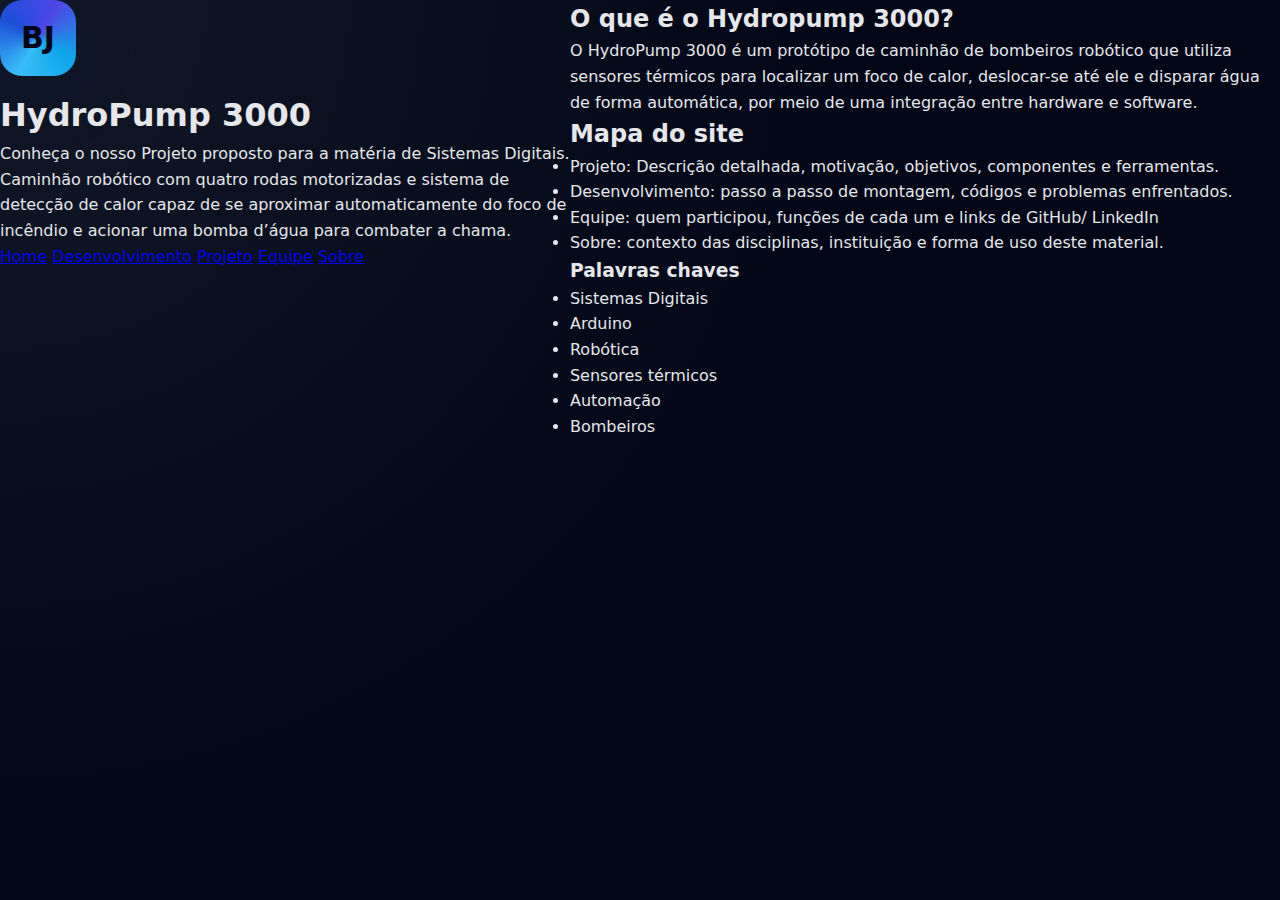
<file: index.html>
<!DOCTYPE html>
<html lang="pt-br">

<head>
    <meta charset="UTF-8">
    <meta name="viewport" content="width=device-width, initial-scale=1.0">
    <title>HydroPump 3000 - Início</title>
    <link rel="stylesheet" href="./assets/css/style.css">
</head>

<body>
    <aside class="sidebar">
        <div class="brand">
            <div class="logo">BJ</div>
            <h1 class="titulo">HydroPump 3000</h1>
            <p class="lead">Conheça o nosso Projeto proposto para a matéria de Sistemas Digitais.</p>
            <p class="lead">Caminhão robótico com
                quatro rodas motorizadas e sistema de detecção de calor capaz de se aproximar automaticamente do foco de
                incêndio e acionar uma bomba d’água para combater a chama.</p>

            <nav class="actions">
                <a href="index.html">Home</a>
                <a href="desenvolvimento.html">Desenvolvimento</a>
                <a href="projeto.html">Projeto</a>
                <a href="equipe.html">Equipe</a>
                <a href="sobre.html">Sobre</a>
            </nav>
        </div>
    </aside>

    <main>
        <h2>O que é o Hydropump 3000?</h2>
        <p>O HydroPump 3000 é um protótipo de caminhão de bombeiros robótico que utiliza sensores térmicos para
            localizar um foco de calor, deslocar-se até ele e disparar água de forma automática, por meio de uma
            integração entre hardware e software.</p>

        <h2>Mapa do site</h2>

        <ul>
            <li>Projeto: Descrição detalhada, motivação, objetivos, componentes e ferramentas.</li>
            <li>Desenvolvimento: passo a passo de montagem, códigos e problemas enfrentados.</li>
            <li>Equipe: quem participou, funções de cada um e links de GitHub/ LinkedIn</li>
            <li>Sobre: contexto das disciplinas, instituição e forma de uso deste material.</li>
        </ul>

        <h3>Palavras chaves</h3>

        <ul>
            <li>Sistemas Digitais</li>
            <li>Arduino</li>
            <li>Robótica</li>
            <li>Sensores térmicos</li>
            <li>Automação</li>
            <li>Bombeiros</li>
    </main>


</body>

</html>
</file>
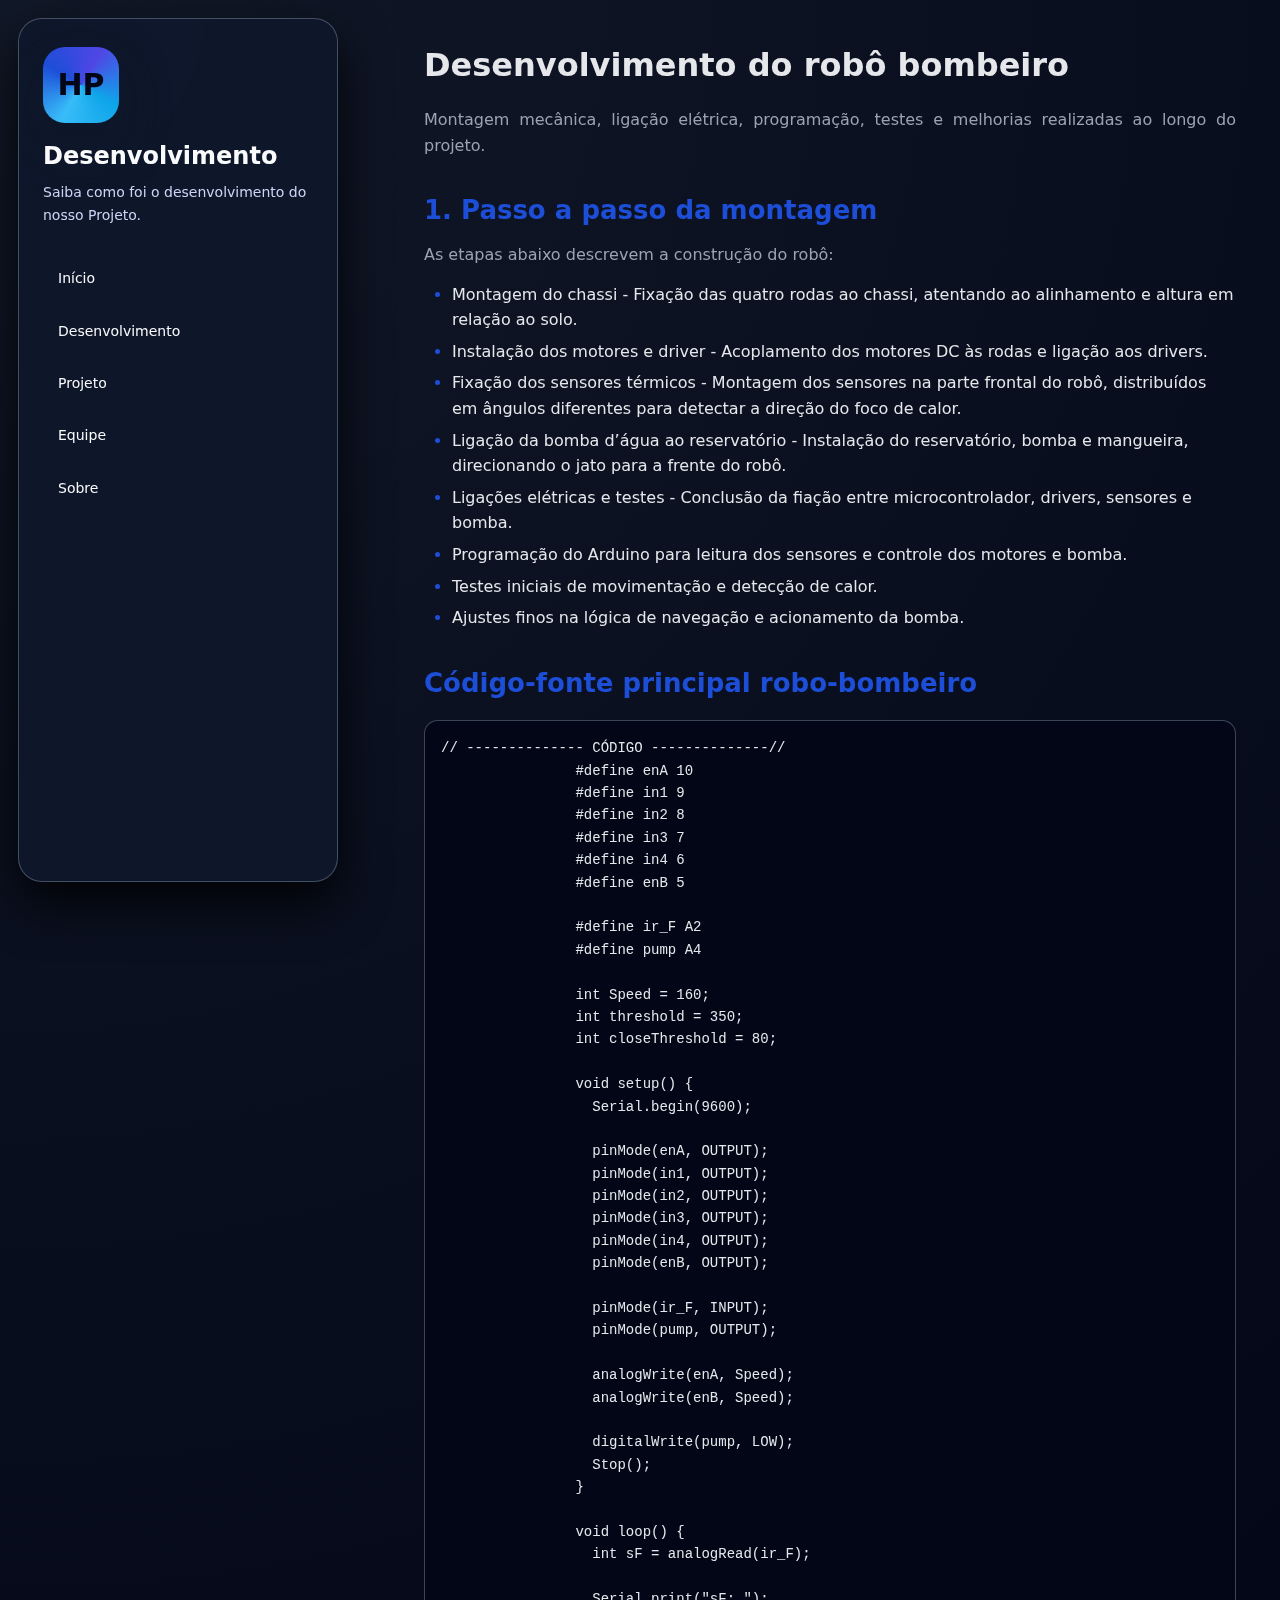
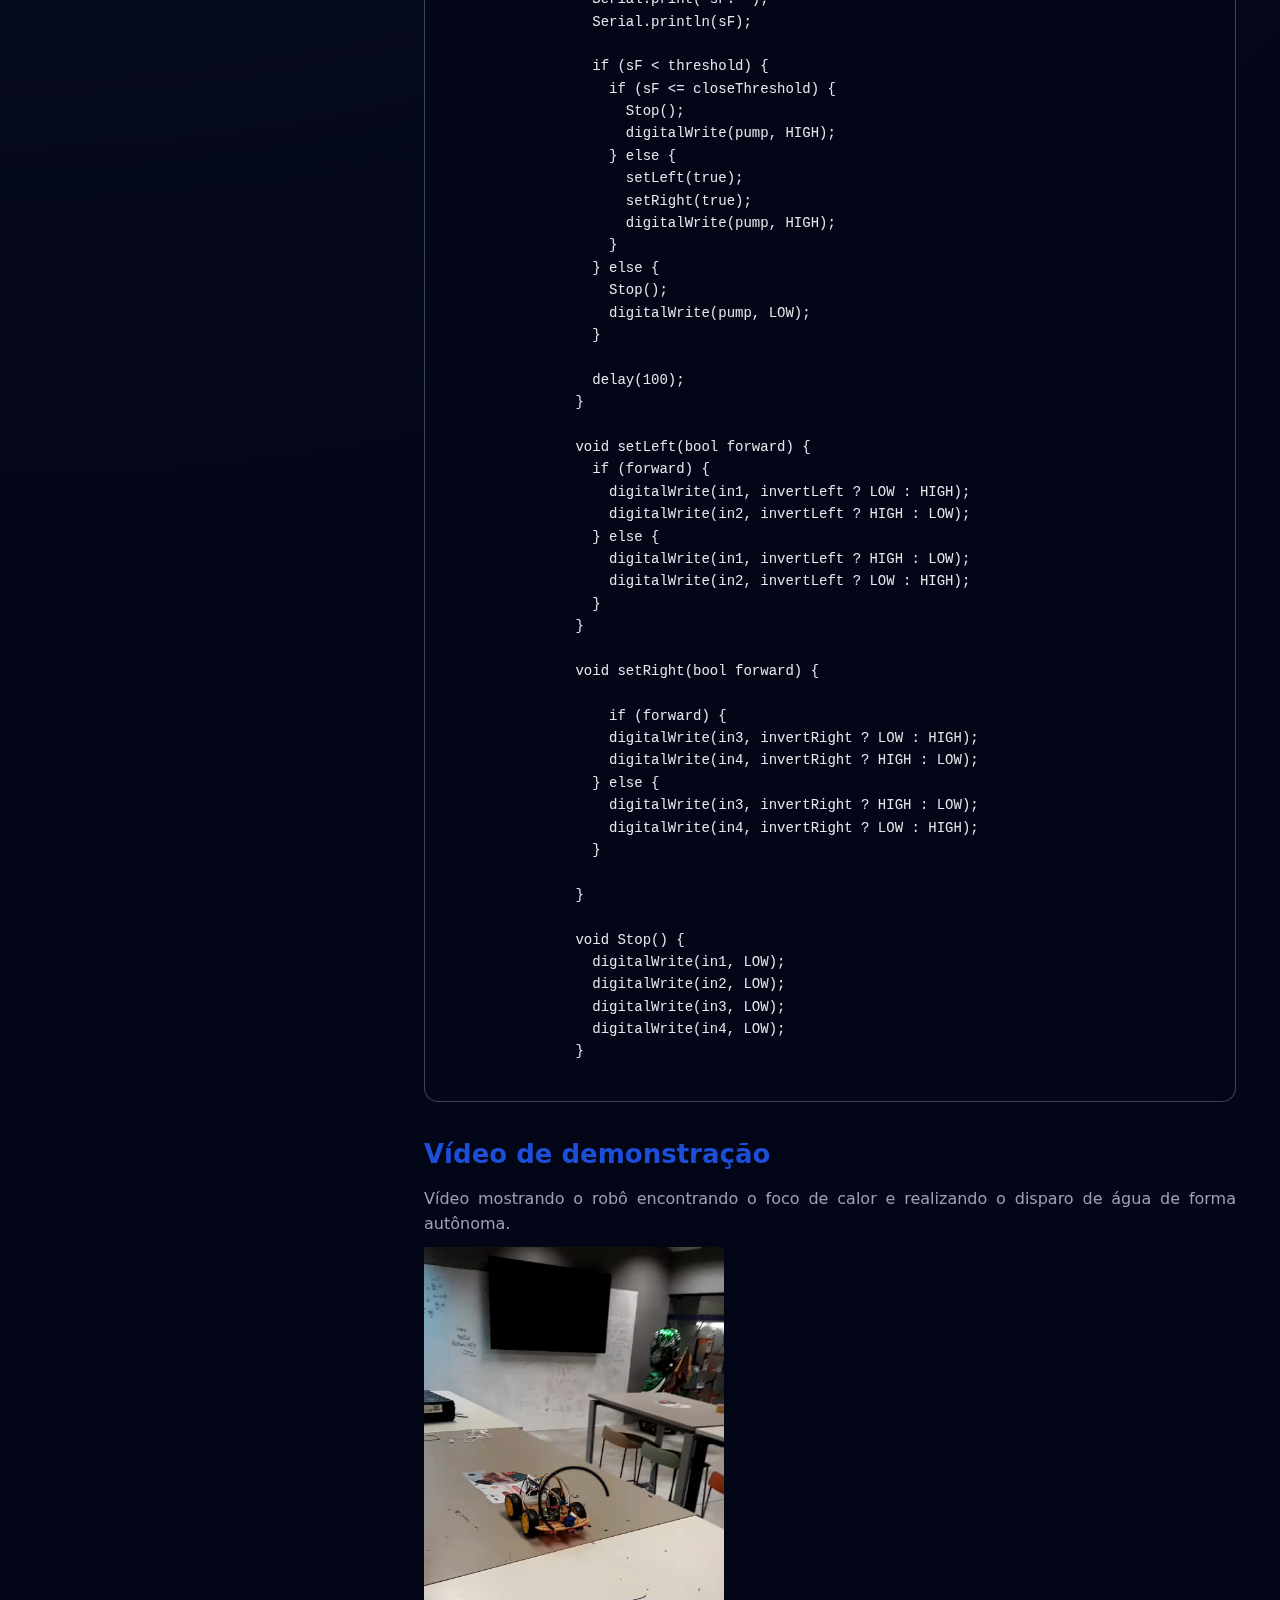
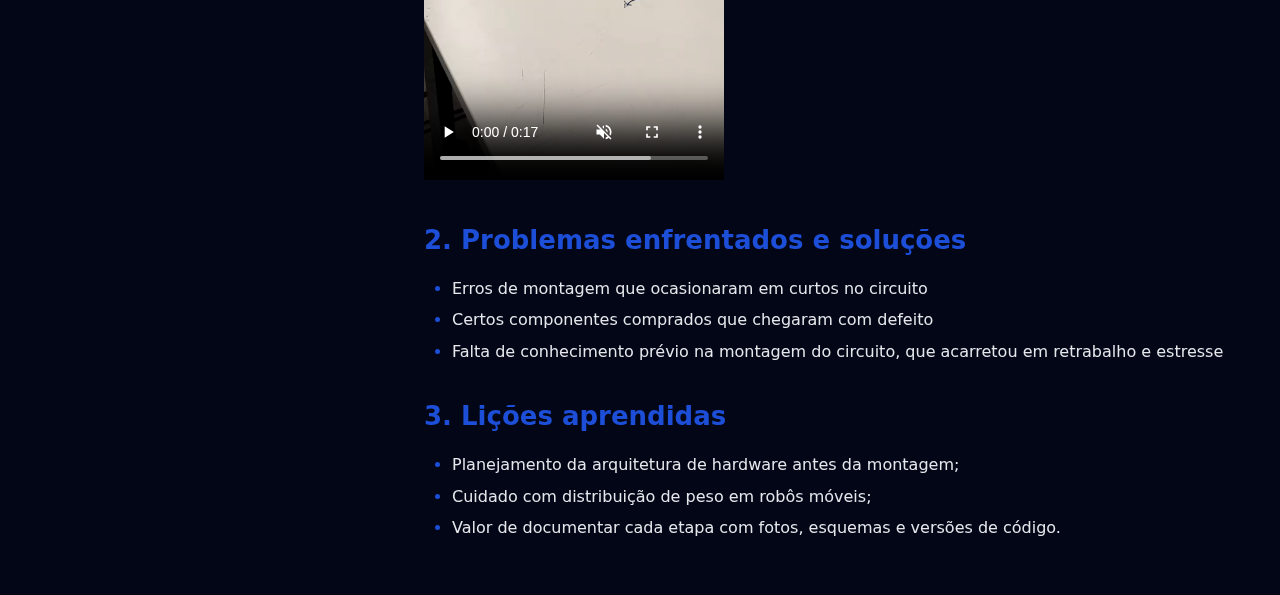
<file: desenvolvimento.html>
<!DOCTYPE html>
<html lang="pt-br">

<head>
    <meta charset="UTF-8">
    <meta name="viewport" content="width=device-width, initial-scale=1.0">
    <title>HydroPump 3000 - Desenvolvimento</title>
    <link rel="stylesheet" href="./assets/css/style.css">
</head>

<body>

    <aside class="barra-lateral">
        <div class="marca">
            <div class="logo">HP</div>
            <h2>Desenvolvimento</h2>
            <p class="descricao">Saiba como foi o desenvolvimento do nosso Projeto.</p>
        </div>

        <nav class="menu">
            <a href="index.html">Início</a>
            <a href="desenvolvimento.html">Desenvolvimento</a>
            <a href="projeto.html">Projeto</a>
            <a href="equipe.html">Equipe</a>
            <a href="sobre.html">Sobre</a>
        </nav>
    </aside>

    <main class="conteudo">
        <h1>Desenvolvimento do robô bombeiro</h1>
        <p>Montagem mecânica, ligação elétrica, programação, testes e melhorias realizadas ao longo do projeto.</p>

        <h2>1. Passo a passo da montagem</h2>
        <p>As etapas abaixo descrevem a construção do robô:</p>
        <ul>
            <li>Montagem do chassi - Fixação das quatro rodas ao chassi, atentando ao alinhamento e altura em relação ao
                solo.</li>
            <li>Instalação dos motores e driver - Acoplamento dos motores DC às rodas e ligação aos drivers.</li>
            <li>Fixação dos sensores térmicos - Montagem dos sensores na parte frontal do robô, distribuídos em ângulos
                diferentes para detectar a direção do foco de calor.</li>
            <li>Ligação da bomba d’água ao reservatório - Instalação do reservatório, bomba e mangueira, direcionando o
                jato para a frente do robô.</li>
            <li>Ligações elétricas e testes - Conclusão da fiação entre microcontrolador, drivers, sensores e bomba.
            </li>
            <li>Programação do Arduino para leitura dos sensores e controle dos motores e bomba.</li>
            <li>Testes iniciais de movimentação e detecção de calor.</li>
            <li>Ajustes finos na lógica de navegação e acionamento da bomba.</li>
        </ul>

        <h2>Código-fonte principal robo-bombeiro</h2>
        <div class="bloco-codigo">
            <pre>// -------------- CÓDIGO --------------//
                #define enA 10
                #define in1 9
                #define in2 8
                #define in3 7
                #define in4 6
                #define enB 5
                
                #define ir_F A2
                #define pump A4
                
                int Speed = 160;
                int threshold = 350;
                int closeThreshold = 80;
                
                void setup() {
                  Serial.begin(9600);
                
                  pinMode(enA, OUTPUT);
                  pinMode(in1, OUTPUT);
                  pinMode(in2, OUTPUT);
                  pinMode(in3, OUTPUT);
                  pinMode(in4, OUTPUT);
                  pinMode(enB, OUTPUT);
                
                  pinMode(ir_F, INPUT);
                  pinMode(pump, OUTPUT);
                
                  analogWrite(enA, Speed);
                  analogWrite(enB, Speed);
                
                  digitalWrite(pump, LOW);
                  Stop();
                }
                
                void loop() {
                  int sF = analogRead(ir_F);
                
                  Serial.print("sF: ");
                  Serial.println(sF);
                
                  if (sF < threshold) {
                    if (sF <= closeThreshold) {
                      Stop();
                      digitalWrite(pump, HIGH);
                    } else {
                      setLeft(true);
                      setRight(true);
                      digitalWrite(pump, HIGH);
                    }
                  } else {
                    Stop();
                    digitalWrite(pump, LOW);
                  }
                
                  delay(100);
                }
                
                void setLeft(bool forward) {
                  if (forward) {
                    digitalWrite(in1, invertLeft ? LOW : HIGH);
                    digitalWrite(in2, invertLeft ? HIGH : LOW);
                  } else {
                    digitalWrite(in1, invertLeft ? HIGH : LOW);
                    digitalWrite(in2, invertLeft ? LOW : HIGH);
                  }
                }
                
                void setRight(bool forward) {
                  
                    if (forward) {
                    digitalWrite(in3, invertRight ? LOW : HIGH);
                    digitalWrite(in4, invertRight ? HIGH : LOW);
                  } else {
                    digitalWrite(in3, invertRight ? HIGH : LOW);
                    digitalWrite(in4, invertRight ? LOW : HIGH);
                  }
               
                }
                
                void Stop() {
                  digitalWrite(in1, LOW);
                  digitalWrite(in2, LOW);
                  digitalWrite(in3, LOW);
                  digitalWrite(in4, LOW);
                }
            </pre>
        </div>

        <h2>Vídeo de demonstração</h2>
        <p>Vídeo mostrando o robô encontrando o foco de calor e realizando o disparo de água de forma autônoma.</p>

        <video src="./assets/css/img/WhatsApp Video 2025-12-04 at 19.35.41.mp4" width="300" autoplay loop muted controls>Videod de demonstração do projeto</video>

        <h2>2. Problemas enfrentados e soluções</h2>
        <ul>
            <li> Erros de montagem que ocasionaram em curtos no circuito</li>
            <li>Certos componentes comprados que chegaram com defeito
            </li>
            <li>Falta de conhecimento prévio na montagem do circuito, que acarretou em retrabalho e estresse</li>
        </ul>

        <h2>3. Lições aprendidas</h2>
        <ul>
            <li>Planejamento da arquitetura de hardware antes da montagem;</li>
            <li>Cuidado com distribuição de peso em robôs móveis;</li>
            <li>Valor de documentar cada etapa com fotos, esquemas e versões de código.</li>
        </ul>
    </main>

</body>

</html>
</file>
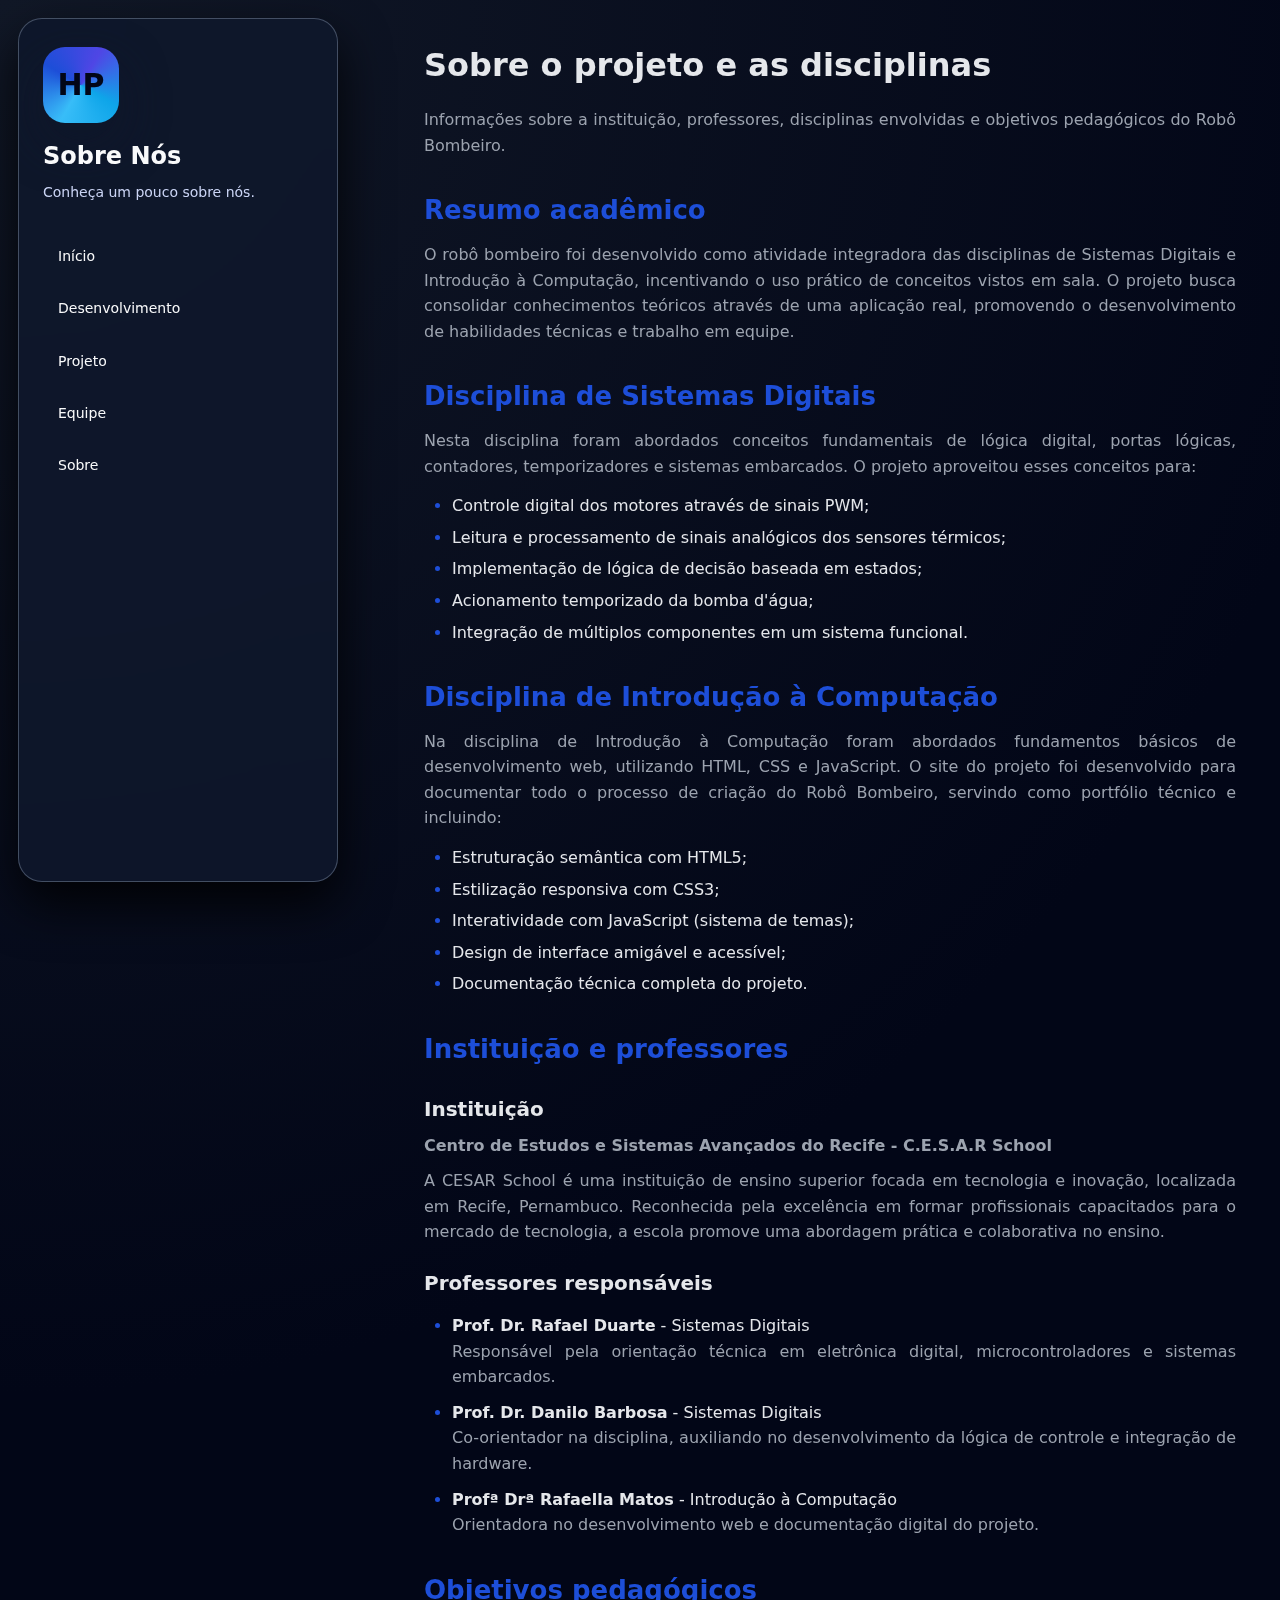
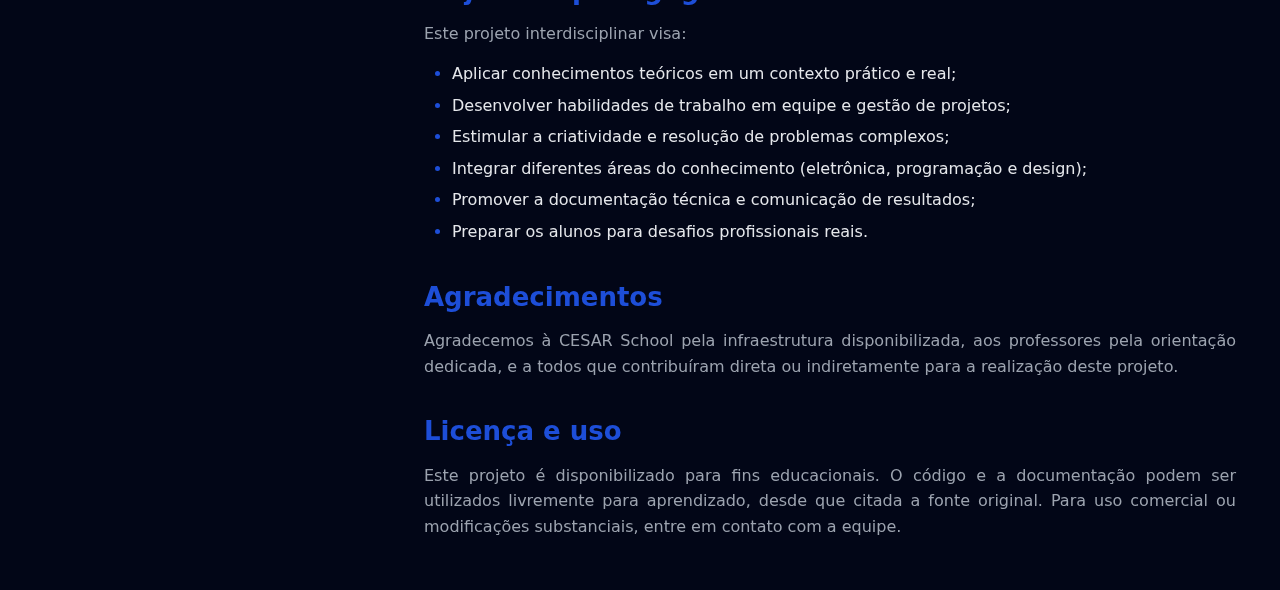
<file: sobre.html>
<!DOCTYPE html>
<html lang="pt-br">

<head>
    <meta charset="UTF-8">
    <meta name="viewport" content="width=device-width, initial-scale=1.0">
    <title>HydroPump 3000 - Sobre</title>
    <link rel="stylesheet" href="./assets/css/style.css">
</head>

<body>

    <aside class="barra-lateral">
        <div class="marca">
            <div class="logo">HP</div>
            <h2>Sobre Nós</h2>
            <p class="descricao">Conheça um pouco sobre nós.</p>
        </div>

        <nav class="menu">
            <a href="index.html">Início</a>
            <a href="desenvolvimento.html">Desenvolvimento</a>
            <a href="projeto.html">Projeto</a>
            <a href="equipe.html">Equipe</a>
            <a href="sobre.html">Sobre</a>
        </nav>
    </aside>

    <main class="conteudo">
        <h1>Sobre o projeto e as disciplinas</h1>
        <p>Informações sobre a instituição, professores, disciplinas envolvidas e objetivos pedagógicos do Robô
            Bombeiro.</p>

        <h2>Resumo acadêmico</h2>
        <p>O robô bombeiro foi desenvolvido como atividade integradora das disciplinas de Sistemas Digitais e Introdução
            à Computação, incentivando o uso prático de conceitos vistos em sala. O projeto busca consolidar
            conhecimentos teóricos através de uma aplicação real, promovendo o desenvolvimento de habilidades técnicas e
            trabalho em equipe.</p>

        <h2>Disciplina de Sistemas Digitais</h2>
        <p>Nesta disciplina foram abordados conceitos fundamentais de lógica digital, portas lógicas, contadores,
            temporizadores e sistemas embarcados. O projeto aproveitou esses conceitos para:</p>
        <ul>
            <li>Controle digital dos motores através de sinais PWM;</li>
            <li>Leitura e processamento de sinais analógicos dos sensores térmicos;</li>
            <li>Implementação de lógica de decisão baseada em estados;</li>
            <li>Acionamento temporizado da bomba d'água;</li>
            <li>Integração de múltiplos componentes em um sistema funcional.</li>
        </ul>

        <h2>Disciplina de Introdução à Computação</h2>
        <p>Na disciplina de Introdução à Computação foram abordados fundamentos básicos de desenvolvimento web,
            utilizando HTML, CSS e JavaScript. O site do projeto foi desenvolvido para documentar todo o processo de
            criação do Robô Bombeiro, servindo como portfólio técnico e incluindo:</p>
        <ul>
            <li>Estruturação semântica com HTML5;</li>
            <li>Estilização responsiva com CSS3;</li>
            <li>Interatividade com JavaScript (sistema de temas);</li>
            <li>Design de interface amigável e acessível;</li>
            <li>Documentação técnica completa do projeto.</li>
        </ul>

        <h2>Instituição e professores</h2>

        <h3>Instituição</h3>
        <p><strong>Centro de Estudos e Sistemas Avançados do Recife - C.E.S.A.R School</strong></p>
        <p>A CESAR School é uma instituição de ensino superior focada em tecnologia e inovação, localizada em Recife,
            Pernambuco. Reconhecida pela excelência em formar profissionais capacitados para o mercado de tecnologia, a
            escola promove uma abordagem prática e colaborativa no ensino.</p>

        <h3>Professores responsáveis</h3>
        <ul>
            <li><strong>Prof. Dr. Rafael Duarte</strong> - Sistemas Digitais
                <p>Responsável pela orientação técnica em eletrônica digital, microcontroladores e sistemas embarcados.</p>
            </li>
            <li><strong>Prof. Dr. Danilo Barbosa</strong> - Sistemas Digitais
                <p>Co-orientador na disciplina, auxiliando no desenvolvimento da lógica de controle e integração de hardware.</p>
            </li>
            <li><strong>Profª Drª Rafaella Matos</strong> - Introdução à Computação
                <p>Orientadora no desenvolvimento web e documentação digital do projeto.</p>
            </li>
        </ul>

        <h2>Objetivos pedagógicos</h2>
        <p>Este projeto interdisciplinar visa:</p>
        <ul>
            <li>Aplicar conhecimentos teóricos em um contexto prático e real;</li>
            <li>Desenvolver habilidades de trabalho em equipe e gestão de projetos;</li>
            <li>Estimular a criatividade e resolução de problemas complexos;</li>
            <li>Integrar diferentes áreas do conhecimento (eletrônica, programação e design);</li>
            <li>Promover a documentação técnica e comunicação de resultados;</li>
            <li>Preparar os alunos para desafios profissionais reais.</li>
        </ul>

        <h2>Agradecimentos</h2>
        <p>Agradecemos à CESAR School pela infraestrutura disponibilizada, aos professores pela orientação dedicada, e a
            todos que contribuíram direta ou indiretamente para a realização deste projeto.</p>

        <h2>Licença e uso</h2>
        <p>Este projeto é disponibilizado para fins educacionais. O código e a documentação podem ser utilizados
            livremente para aprendizado, desde que citada a fonte original. Para uso comercial ou modificações
            substanciais, entre em contato com a equipe.</p>
    </main>

</body>

</html>
</file>
<file: assets/css/style.css>
:root {
    --fundo-principal: #050814;
    --fundo-secundario: #020617;
    --fundo-lateral: rgba(15, 23, 42, 0.85);

    --texto-principal: #e5e7eb;
    --texto-secundario: #9ca3af;
    --texto-claro: #f9fafb;

    --cor-primaria: #1d4ed8;
    --cor-hover: #2563eb;

    --borda: rgba(148, 163, 184, 0.4);
    --sombra: 0 22px 50px rgba(0, 0, 0, 0.85);
    --fundo-card: rgba(15, 23, 42, 0.95);
    --fundo-codigo: #020617;
}

* {
    margin: 0;
    padding: 0;
    box-sizing: border-box;
}

body {
    min-height: 100vh;
    display: flex;
    font-family: system-ui, -apple-system, BlinkMacSystemFont, "Segoe UI", sans-serif;
    background: radial-gradient(circle at top left, #111827 0, #020617 55%, #020617 100%);
    color: var(--texto-principal);
    line-height: 1.6;
}

.barra-lateral {
    width: 320px;
    background: var(--fundo-lateral);
    color: var(--texto-claro);
    padding: 28px 24px;
    position: fixed;
    top: 18px;
    left: 18px;
    bottom: 18px;
    border-radius: 24px;
    border: 1px solid var(--borda);
    box-shadow: var(--sombra);
    backdrop-filter: blur(22px) saturate(150%);
    -webkit-backdrop-filter: blur(22px) saturate(150%);
    overflow-y: auto;
}

.marca {
    margin-bottom: 30px;
}

.logo {
    width: 76px;
    height: 76px;
    border-radius: 22px;
    background: conic-gradient(from 210deg, #38bdf8, #1d4ed8, #4f46e5, #0ea5e9, #38bdf8);
    display: flex;
    align-items: center;
    justify-content: center;
    font-size: 30px;
    font-weight: 800;
    color: #020617;
    margin-bottom: 14px;
    box-shadow: 0 20px 45px rgba(15, 23, 42, 0.95);
}

.marca h1,
.marca h2 {
    font-size: 24px;
    margin-bottom: 6px;
    color: var(--texto-claro);
}

.descricao {
    font-size: 14px;
    color: #cbd5f5;
}

.menu {
    margin-top: 20px;
    display: flex;
    flex-direction: column;
    gap: 8px;
}

.menu a {
    display: flex;
    align-items: center;
    justify-content: space-between;
    gap: 10px;
    padding: 10px 14px;
    border-radius: 999px;
    text-decoration: none;
    color: var(--texto-claro);
    font-size: 14px;
    border: 1px solid transparent;
    transition: 0.25s ease;
}

.menu a::after {
    content: "›";
    opacity: 0;
    transform: translateX(-6px);
    transition: inherit;
    font-size: 13px;
}

.menu a:hover {
    background: radial-gradient(circle at 0 0, rgba(56, 189, 248, 0.35), transparent 60%);
    border-color: rgba(129, 140, 248, 0.7);
    transform: translateX(4px);
}

.menu a:hover::after {
    opacity: 1;
    transform: translateX(0);
}

.menu a.ativo {
    background: linear-gradient(90deg, var(--cor-primaria), var(--cor-hover));
    box-shadow: 0 18px 40px rgba(37, 99, 235, 0.9);
    border-color: transparent;
}

.menu a.ativo::after {
    opacity: 1;
    transform: translateX(0);
}

.conteudo {
    margin-left: 380px;
    padding: 40px 44px;
    max-width: 1100px;
    width: 100%;
}

.conteudo h1 {
    font-size: 32px;
    margin-bottom: 16px;
}

.conteudo h2 {
    font-size: 26px;
    margin-top: 32px;
    margin-bottom: 10px;
    color: var(--cor-primaria);
}

.conteudo h3 {
    font-size: 20px;
    margin-top: 22px;
    margin-bottom: 8px;
}

.conteudo p {
    margin-bottom: 10px;
    color: var(--texto-secundario);
    text-align: justify;
}

.conteudo ul {
    margin: 14px 0 14px 20px;
    padding-left: 8px;
}

.conteudo li {
    margin-bottom: 6px;
}

.conteudo li::marker {
    color: var(--cor-primaria);
}

table {
    width: 100%;
    border-collapse: collapse;
    margin: 24px 0;
    background: var(--fundo-card);
    border-radius: 18px;
    overflow: hidden;
    border: 1px solid var(--borda);
    box-shadow: var(--sombra);
}

th,
td {
    padding: 12px 14px;
    text-align: left;
    border-bottom: 1px solid rgba(148, 163, 184, 0.5);
    font-size: 14px;
}

th {
    background: linear-gradient(90deg, var(--cor-primaria), var(--cor-hover));
    color: var(--texto-claro);
    text-transform: uppercase;
    letter-spacing: 0.06em;
    font-size: 13px;
}

tr:last-child td {
    border-bottom: none;
}

tr:hover {
    background: rgba(15, 23, 42, 0.85);
}

.bloco-codigo {
    background: var(--fundo-codigo);
    border-radius: 14px;
    padding: 16px;
    border: 1px solid var(--borda);
    margin: 16px 0;
    overflow-x: auto;
}

.bloco-codigo pre {
    margin: 0;
    font-family: "Fira Code", "Courier New", monospace;
    font-size: 14px;
}

.grade-equipe {
    display: grid;
    grid-template-columns: repeat(auto-fit, minmax(240px, 1fr));
    gap: 22px;
    margin-top: 24px;
}

.cartao-membro {
    background: linear-gradient(145deg, rgba(15, 23, 42, 0.97), rgba(17, 24, 39, 0.93));
    border-radius: 22px;
    padding: 20px 18px;
    border: 1px solid rgba(148, 163, 184, 0.5);
    box-shadow: 0 20px 45px rgba(15, 23, 42, 0.95);
    text-align: center;
    position: relative;
    overflow: hidden;
    transition: 0.25s ease;
}

.cartao-membro::before {
    content: "";
    position: absolute;
    inset: -40%;
    background: radial-gradient(circle at 0 0, rgba(56, 189, 248, 0.4), transparent 60%);
    opacity: 0;
    transform: translate3d(-35%, -35%, 0);
    transition: 0.35s ease;
    pointer-events: none;
}

.cartao-membro:hover {
    transform: translateY(-6px) scale(1.01);
    border-color: rgba(129, 140, 248, 0.9);
    box-shadow: 0 26px 60px rgba(30, 64, 175, 0.95);
}

.cartao-membro:hover::before {
    opacity: 1;
    transform: translate3d(-10%, -10%, 0);
}

.foto-membro {
    width: 120px;
    height: 120px;
    border-radius: 50%;
    overflow: hidden;
    margin: 0 auto 14px;
    border: 3px solid rgba(191, 219, 254, 0.9);
    box-shadow: 0 14px 32px rgba(15, 23, 42, 0.95);

    display: flex;
    align-items: center;
    justify-content: center;

    background: #020617;
}

.foto-membro img {
    width: 100%;
    height: 100%;
    object-fit: contain;   
    object-position: center;
    border-radius: 50%;
}

.foto-allan {
    transform: scale(1.63);
}

.foto-miguel {
    transform: scale(1.40);
}

.foto-boniek {
    transform: scale(1.05);
}

.foto-caio {
    transform: scale(1.89);
}

.foto-pedro {
    transform: scale(1.1);
}

.foto-vinicius {
    transform: scale(1.75) translateY(+20px);
    object-position: top center; 
}

.foto-wesley {
    transform: scale(1.38);
}

.info-membro {
    text-align: center;
}

.nome {
    font-size: 18px;
    font-weight: 700;
    color: var(--texto-claro);
    text-transform: uppercase;
    letter-spacing: 0.06em;
    margin-bottom: 4px;
}

.funcao {
    display: inline-block;
    padding: 3px 10px;
    border-radius: 999px;
    background: rgba(37, 99, 235, 0.35);
    color: #bfdbfe;
    font-size: 13px;
    margin-bottom: 10px;
}

.contatos {
    font-size: 13px;
    color: var(--texto-secundario);
    line-height: 1.7;
}

.contatos a {
    color: #60a5fa;
    text-decoration: none;
}

.contatos a:hover {
    text-decoration: underline;
}

.botao,
button[type="button"] {
    background: linear-gradient(90deg, var(--cor-primaria), var(--cor-hover));
    color: var(--texto-claro);
    border: none;
    border-radius: 999px;
    padding: 10px 24px;
    font-size: 15px;
    font-weight: 600;
    cursor: pointer;
    box-shadow: 0 18px 40px rgba(37, 99, 235, 0.9);
    margin-top: 16px;
    transition: 0.25s ease;
}

.botao:hover,
button[type="button"]:hover {
    transform: translateY(-2px);
}

img {
    max-width: 100%;
    height: auto;
    border-radius: 16px;
    margin: 14px 0;
    box-shadow: 0 16px 38px rgba(15, 23, 42, 0.95);
}

iframe {
    max-width: 100%;
    border-radius: 16px;
    box-shadow: 0 16px 38px rgba(15, 23, 42, 0.95);
}

.revelar {
    opacity: 0;
    transform: translateY(18px);
    transition: opacity 0.5s ease, transform 0.5s ease;
}

.revelar.visivel {
    opacity: 1;
    transform: translateY(0);
}

@media (max-width: 900px) {
    body {
        flex-direction: column;
    }

    .barra-lateral {
        position: relative;
        width: calc(100% - 36px);
        height: auto;
        top: 18px;
        left: 18px;
        right: 18px;
        bottom: auto;
        margin-bottom: 10px;
    }

    .conteudo {
        margin-left: 0;
        padding: 26px 18px 40px;
    }
}
</file>
